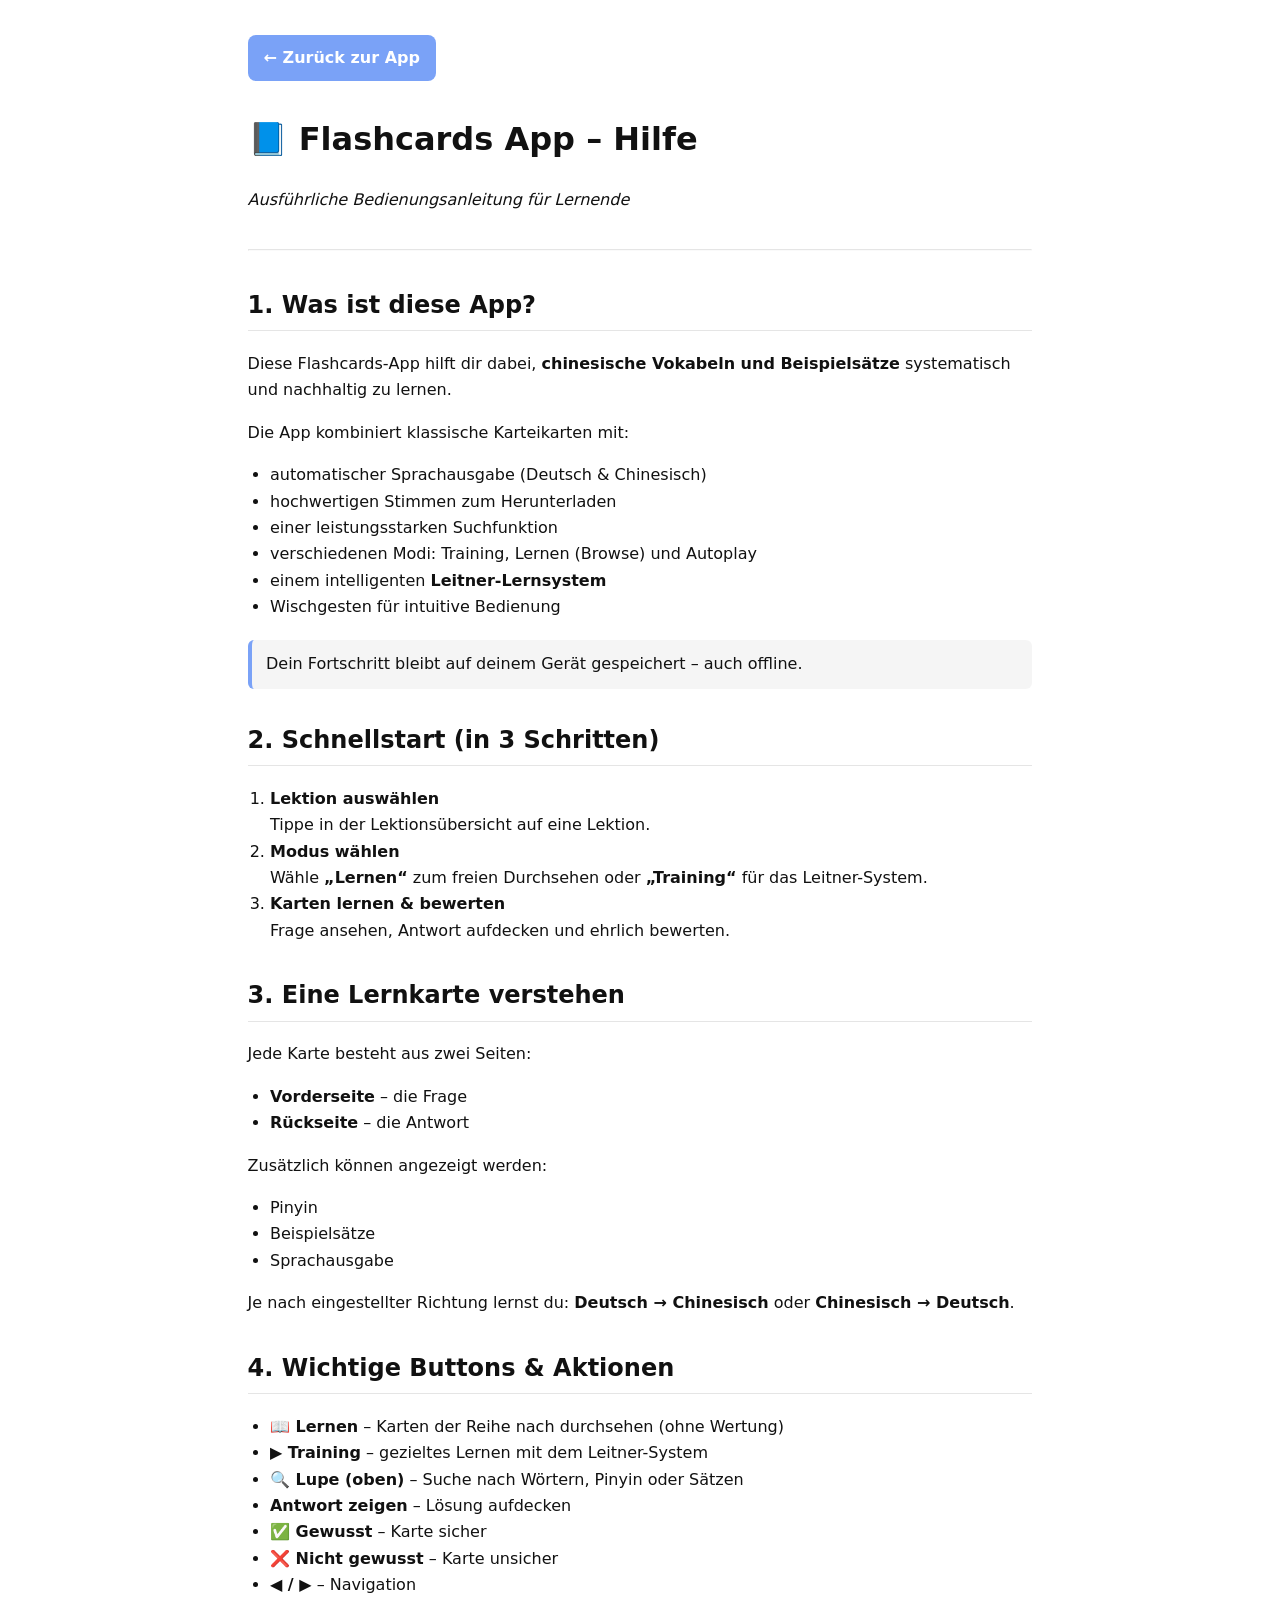
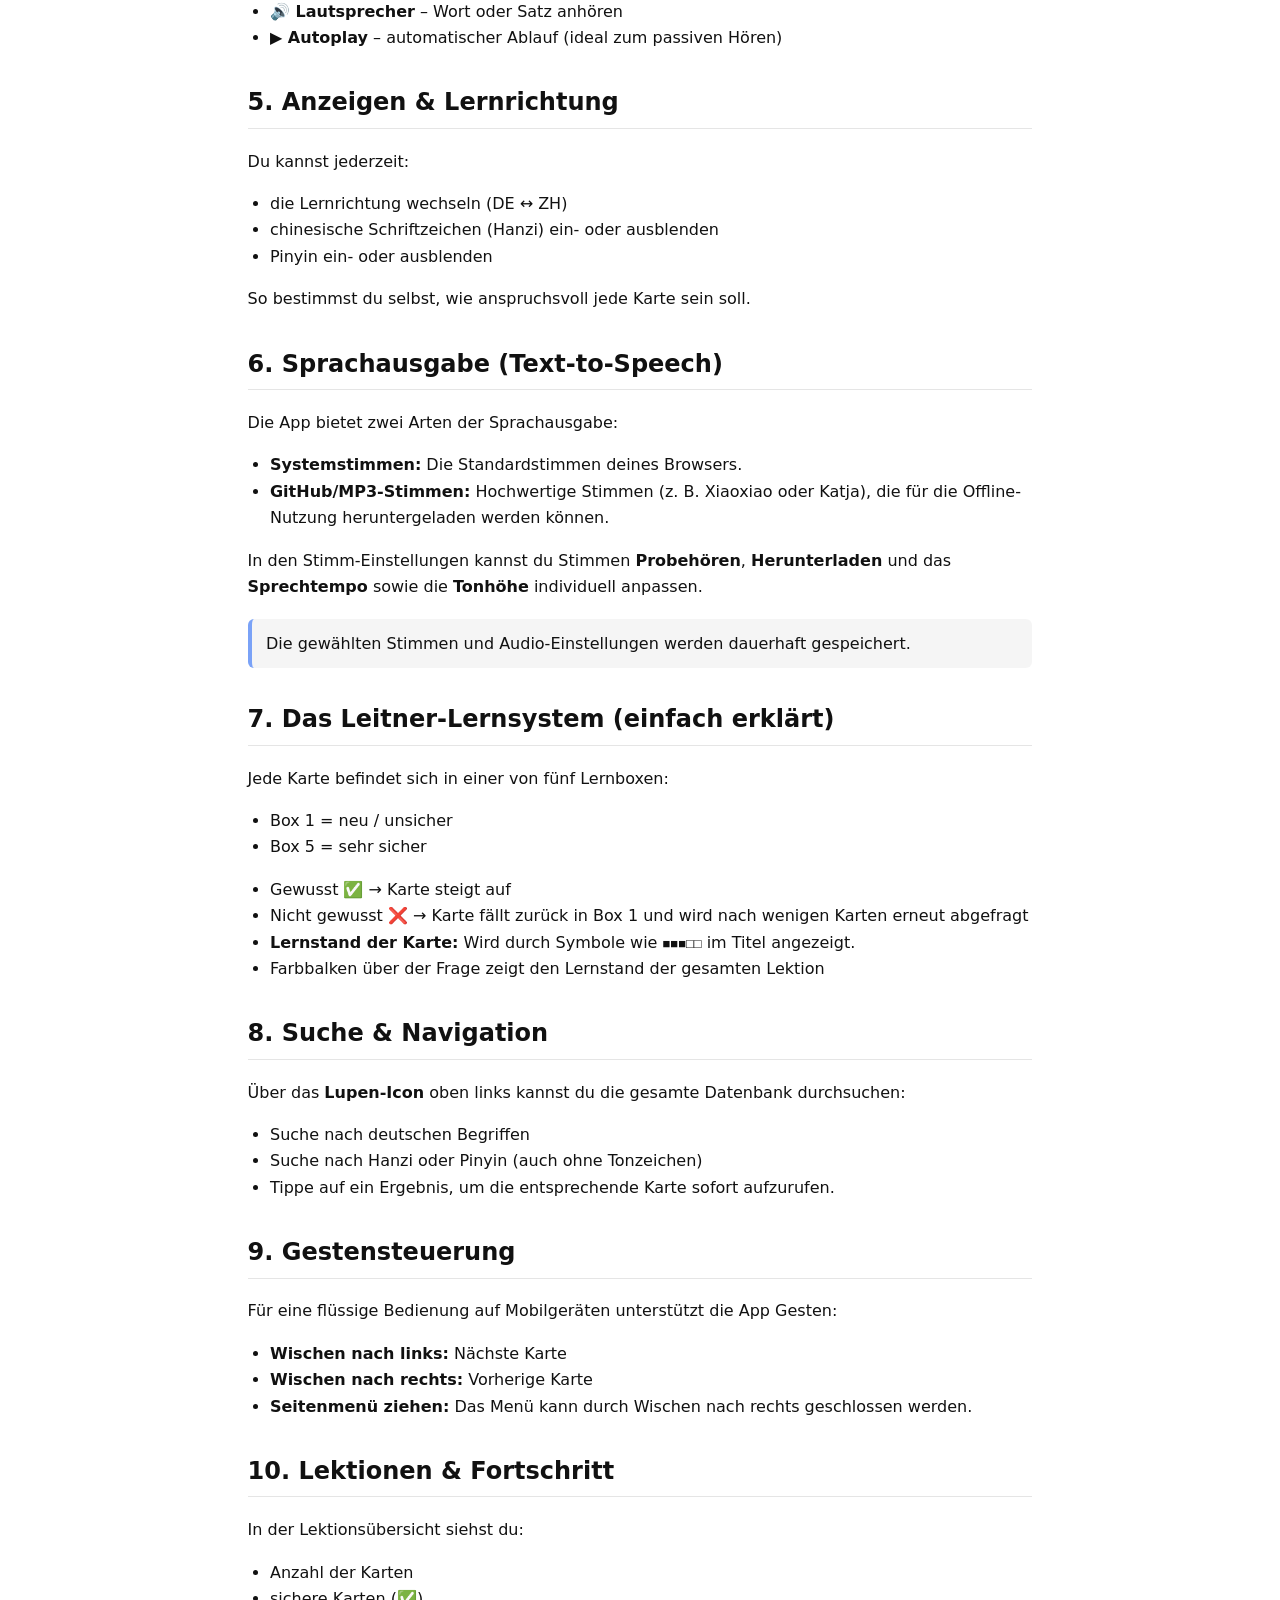
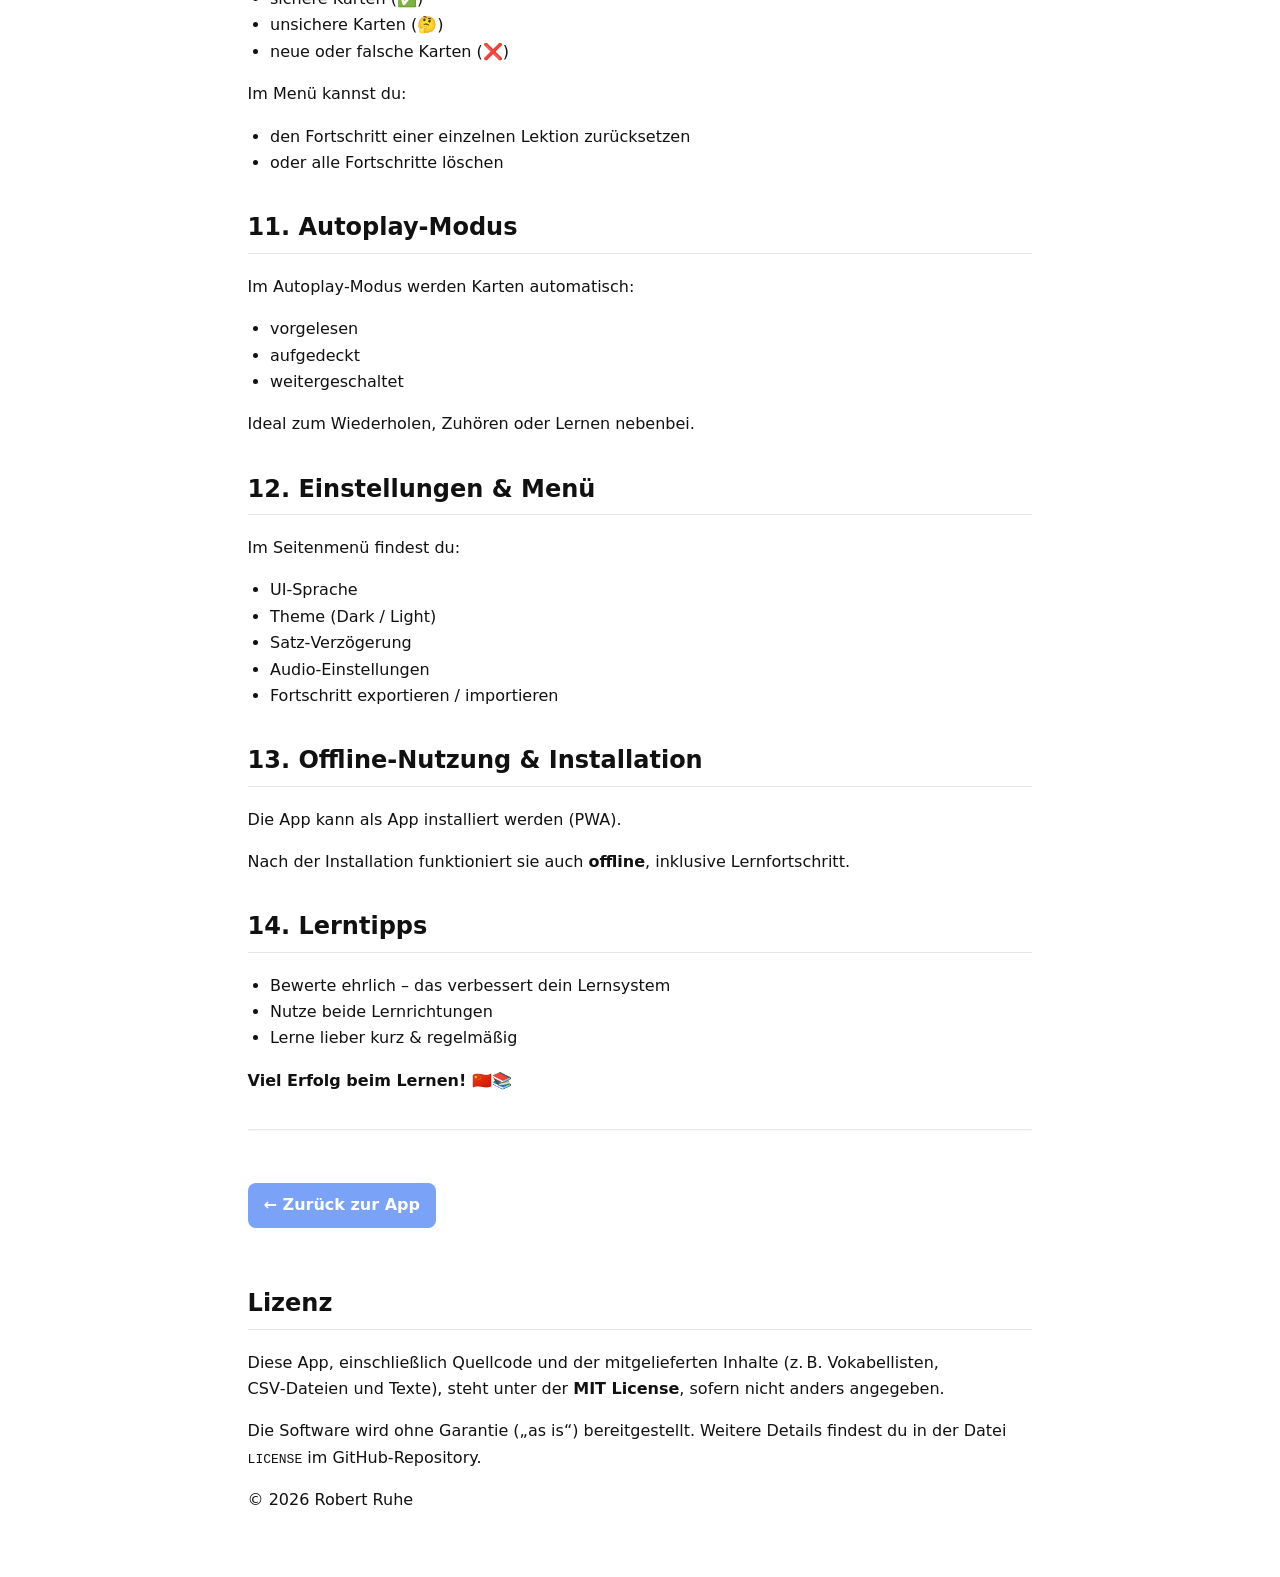
<file: help.html>
<!DOCTYPE html>
<html lang="de">
<head>
  <meta charset="utf-8">
  <meta name="viewport" content="width=device-width, initial-scale=1">
  <title>Hilfe – Flashcards App</title>

  <!-- Bestehendes App-CSS wiederverwenden -->
  <link rel="stylesheet" href="assets/css/style.css">

  <style>
    /* Zusatzstyles nur für die Hilfe */
    body {
      background: var(--bg-main, #fff);
      color: var(--text-main, #111);
    }

    .help {
      max-width: 820px;
      margin: 0 auto;
      padding: 1.2rem 1.1rem 3rem;
      line-height: 1.65;
    }

    .help h1 {
      margin-top: 0.5rem;
    }

    .help h2 {
      margin-top: 2rem;
      border-bottom: 1px solid rgba(0,0,0,0.1);
      padding-bottom: 0.3rem;
    }

    .help ul,
    .help ol {
      padding-left: 1.4rem;
    }

    .help hr {
      margin: 2.2rem 0;
      opacity: 0.25;
    }

    .back-btn {
      display: inline-block;
      margin: 1rem 0 1.5rem;
      padding: 0.6rem 1rem;
      border-radius: 8px;
      text-decoration: none;
      font-weight: 600;
      background: var(--accent, #3b82f6);
      color: #fff;
    }

    .back-btn:active {
      transform: scale(0.98);
    }

    .note {
      background: rgba(0,0,0,0.04);
      border-left: 4px solid var(--accent, #3b82f6);
      padding: 0.7rem 0.9rem;
      margin: 1.2rem 0;
      border-radius: 6px;
    }
  </style>
</head>

<body>
  <main class="help">

    <a href="index.html" class="back-btn">← Zurück zur App</a>

    <h1>📘 Flashcards App – Hilfe</h1>
    <p><em>Ausführliche Bedienungsanleitung für Lernende</em></p>

    <hr>

    <h2>1. Was ist diese App?</h2>
    <p>
      Diese Flashcards‑App hilft dir dabei,
      <strong>chinesische Vokabeln und Beispielsätze</strong>
      systematisch und nachhaltig zu lernen.
    </p>
    <p>
      Die App kombiniert klassische Karteikarten mit:
    </p>
    <ul>
      <li>automatischer Sprachausgabe (Deutsch & Chinesisch)</li>
      <li>hochwertigen Stimmen zum Herunterladen</li>
      <li>einer leistungsstarken Suchfunktion</li>
      <li>verschiedenen Modi: Training, Lernen (Browse) und Autoplay</li>
      <li>einem intelligenten <strong>Leitner‑Lernsystem</strong></li>
      <li>Wischgesten für intuitive Bedienung</li>
    </ul>

    <div class="note">
      Dein Fortschritt bleibt auf deinem Gerät gespeichert – auch offline.
    </div>

    <h2>2. Schnellstart (in 3 Schritten)</h2>
    <ol>
      <li>
        <strong>Lektion auswählen</strong><br>
        Tippe in der Lektionsübersicht auf eine Lektion.
      </li>
      <li>
        <strong>Modus wählen</strong><br>
        Wähle <b>„Lernen“</b> zum freien Durchsehen oder <b>„Training“</b> für das Leitner-System.
      </li>
      <li>
        <strong>Karten lernen & bewerten</strong><br>
        Frage ansehen, Antwort aufdecken und ehrlich bewerten.
      </li>
    </ol>

    <h2>3. Eine Lernkarte verstehen</h2>
    <p>Jede Karte besteht aus zwei Seiten:</p>
    <ul>
      <li><strong>Vorderseite</strong> – die Frage</li>
      <li><strong>Rückseite</strong> – die Antwort</li>
    </ul>

    <p>Zusätzlich können angezeigt werden:</p>
    <ul>
      <li>Pinyin</li>
      <li>Beispielsätze</li>
      <li>Sprachausgabe</li>
    </ul>

    <p>
      Je nach eingestellter Richtung lernst du:
      <strong>Deutsch → Chinesisch</strong> oder
      <strong>Chinesisch → Deutsch</strong>.
    </p>

    <h2>4. Wichtige Buttons & Aktionen</h2>
    <ul>
      <li><strong>📖 Lernen</strong> – Karten der Reihe nach durchsehen (ohne Wertung)</li>
      <li><strong>▶ Training</strong> – gezieltes Lernen mit dem Leitner-System</li>
      <li><strong>🔍 Lupe (oben)</strong> – Suche nach Wörtern, Pinyin oder Sätzen</li>
      <li><strong>Antwort zeigen</strong> – Lösung aufdecken</li>
      <li><strong>✅ Gewusst</strong> – Karte sicher</li>
      <li><strong>❌ Nicht gewusst</strong> – Karte unsicher</li>
      <li><strong>◀ / ▶</strong> – Navigation</li>
      <li><strong>🔊 Lautsprecher</strong> – Wort oder Satz anhören</li>
      <li><strong>▶︎ Autoplay</strong> – automatischer Ablauf (ideal zum passiven Hören)</li>
    </ul>

    <h2>5. Anzeigen & Lernrichtung</h2>
    <p>
      Du kannst jederzeit:
    </p>
    <ul>
      <li>die Lernrichtung wechseln (DE ↔ ZH)</li>
      <li>chinesische Schriftzeichen (Hanzi) ein‑ oder ausblenden</li>
      <li>Pinyin ein‑ oder ausblenden</li>
    </ul>

    <p>
      So bestimmst du selbst, wie anspruchsvoll jede Karte sein soll.
    </p>

    <h2>6. Sprachausgabe (Text‑to‑Speech)</h2>
    <p>
      Die App bietet zwei Arten der Sprachausgabe:
    </p>
    <ul>
      <li><strong>Systemstimmen:</strong> Die Standardstimmen deines Browsers.</li>
      <li><strong>GitHub/MP3-Stimmen:</strong> Hochwertige Stimmen (z. B. Xiaoxiao oder Katja), die für die Offline-Nutzung heruntergeladen werden können.</li>
    </ul>
    <p>
      In den Stimm-Einstellungen kannst du Stimmen <b>Probehören</b>, <b>Herunterladen</b> und das <b>Sprechtempo</b> sowie die <b>Tonhöhe</b> individuell anpassen.
    </p>

    <div class="note">
      Die gewählten Stimmen und Audio‑Einstellungen werden dauerhaft gespeichert.
    </div>

    <h2>7. Das Leitner‑Lernsystem (einfach erklärt)</h2>
    <p>
      Jede Karte befindet sich in einer von fünf Lernboxen:
    </p>
    <ul>
      <li>Box 1 = neu / unsicher</li>
      <li>Box 5 = sehr sicher</li>
    </ul>

    <p>
      <ul>
	  <li>Gewusst ✅ → Karte steigt auf</li>
      <li>Nicht gewusst ❌ → Karte fällt zurück in Box 1 und wird nach wenigen Karten erneut abgefragt</li>
	  <li><strong>Lernstand der Karte:</strong> Wird durch Symbole wie <code>■■■□□</code> im Titel angezeigt.</li>
	  <li>Farbbalken über der Frage zeigt den Lernstand der gesamten Lektion</li>
	  </ul>
    </p>

    <h2>8. Suche & Navigation</h2>
    <p>
      Über das <strong>Lupen-Icon</strong> oben links kannst du die gesamte Datenbank durchsuchen:
    </p>
    <ul>
      <li>Suche nach deutschen Begriffen</li>
      <li>Suche nach Hanzi oder Pinyin (auch ohne Tonzeichen)</li>
      <li>Tippe auf ein Ergebnis, um die entsprechende Karte sofort aufzurufen.</li>
    </ul>

    <h2>9. Gestensteuerung</h2>
    <p>
      Für eine flüssige Bedienung auf Mobilgeräten unterstützt die App Gesten:
    </p>
    <ul>
      <li><strong>Wischen nach links:</strong> Nächste Karte</li>
      <li><strong>Wischen nach rechts:</strong> Vorherige Karte</li>
      <li><strong>Seitenmenü ziehen:</strong> Das Menü kann durch Wischen nach rechts geschlossen werden.</li>
    </ul>

    <h2>10. Lektionen & Fortschritt</h2>
    <p>
      In der Lektionsübersicht siehst du:
    </p>
    <ul>
      <li>Anzahl der Karten</li>
      <li>sichere Karten (✅)</li>
      <li>unsichere Karten (🤔)</li>
      <li>neue oder falsche Karten (❌)</li>
    </ul>

    <p>
      Im Menü kannst du:
    </p>
    <ul>
      <li>den Fortschritt einer einzelnen Lektion zurücksetzen</li>
      <li>oder alle Fortschritte löschen</li>
    </ul>

    <h2>11. Autoplay‑Modus</h2>
    <p>
      Im Autoplay‑Modus werden Karten automatisch:
    </p>
    <ul>
      <li>vorgelesen</li>
      <li>aufgedeckt</li>
      <li>weitergeschaltet</li>
    </ul>

    <p>
      Ideal zum Wiederholen, Zuhören oder Lernen nebenbei.
    </p>

    <h2>12. Einstellungen & Menü</h2>
    <p>
      Im Seitenmenü findest du:
    </p>
    <ul>
      <li>UI‑Sprache</li>
      <li>Theme (Dark / Light)</li>
      <li>Satz‑Verzögerung</li>
      <li>Audio‑Einstellungen</li>
      <li>Fortschritt exportieren / importieren</li>
    </ul>

    <h2>13. Offline‑Nutzung & Installation</h2>
    <p>
      Die App kann als App installiert werden (PWA).
    </p>
    <p>
      Nach der Installation funktioniert sie auch <strong>offline</strong>,
      inklusive Lernfortschritt.
    </p>

    <h2>14. Lerntipps</h2>
    <ul>
      <li>Bewerte ehrlich – das verbessert dein Lernsystem</li>
      <li>Nutze beide Lernrichtungen</li>
      <li>Lerne lieber kurz & regelmäßig</li>
    </ul>
    <p><strong>Viel Erfolg beim Lernen! 🇨🇳📚</strong></p>

    <hr>

    <a href="index.html" class="back-btn">← Zurück zur App</a>
	<h2>Lizenz</h2>

	<p>
	Diese App, einschließlich Quellcode und der mitgelieferten Inhalte
	(z. B. Vokabellisten, CSV‑Dateien und Texte), steht unter der
	<strong>MIT License</strong>, sofern nicht anders angegeben.
	</p>

	<p>
	Die Software wird ohne Garantie („as is“) bereitgestellt.
	Weitere Details findest du in der Datei <code>LICENSE</code>
	im GitHub‑Repository.
	</p>

	<p>
	© 2026 Robert Ruhe
	</p>
  
  </main>
</body>
</html>
</file>
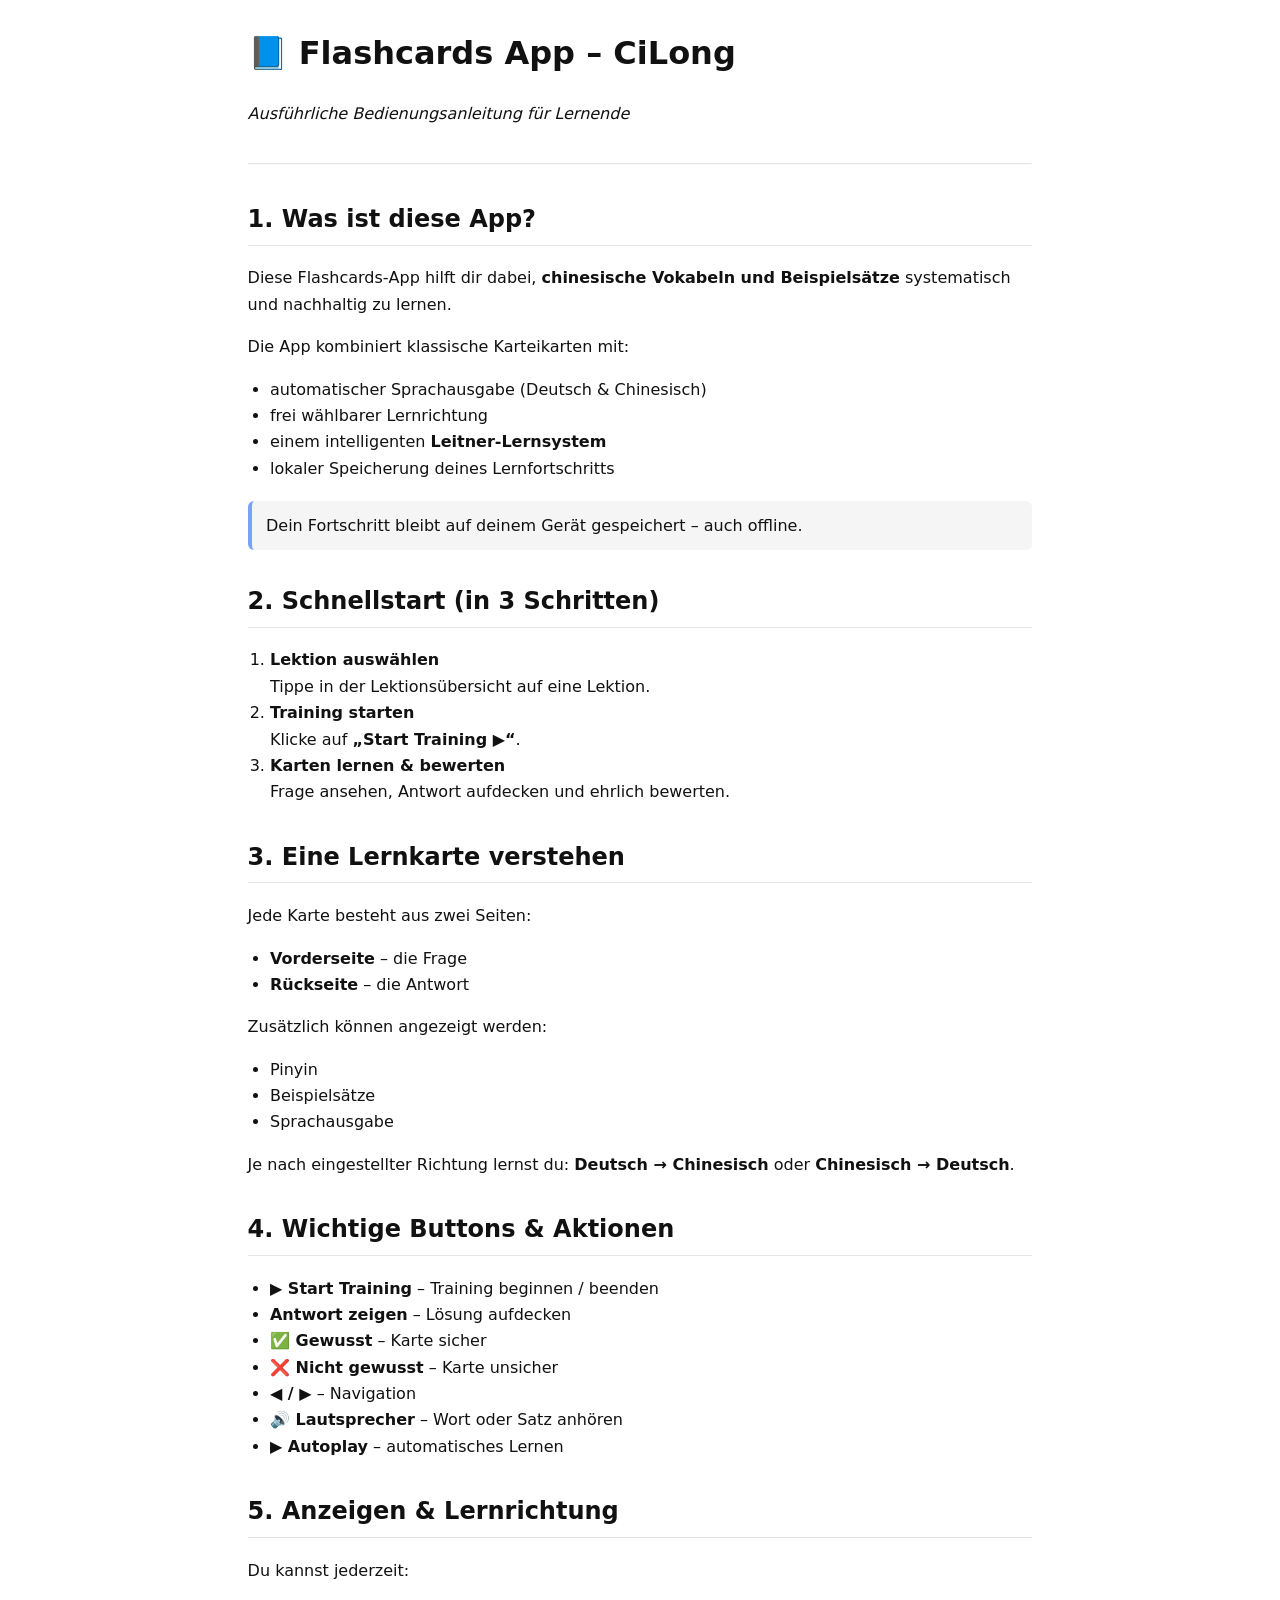
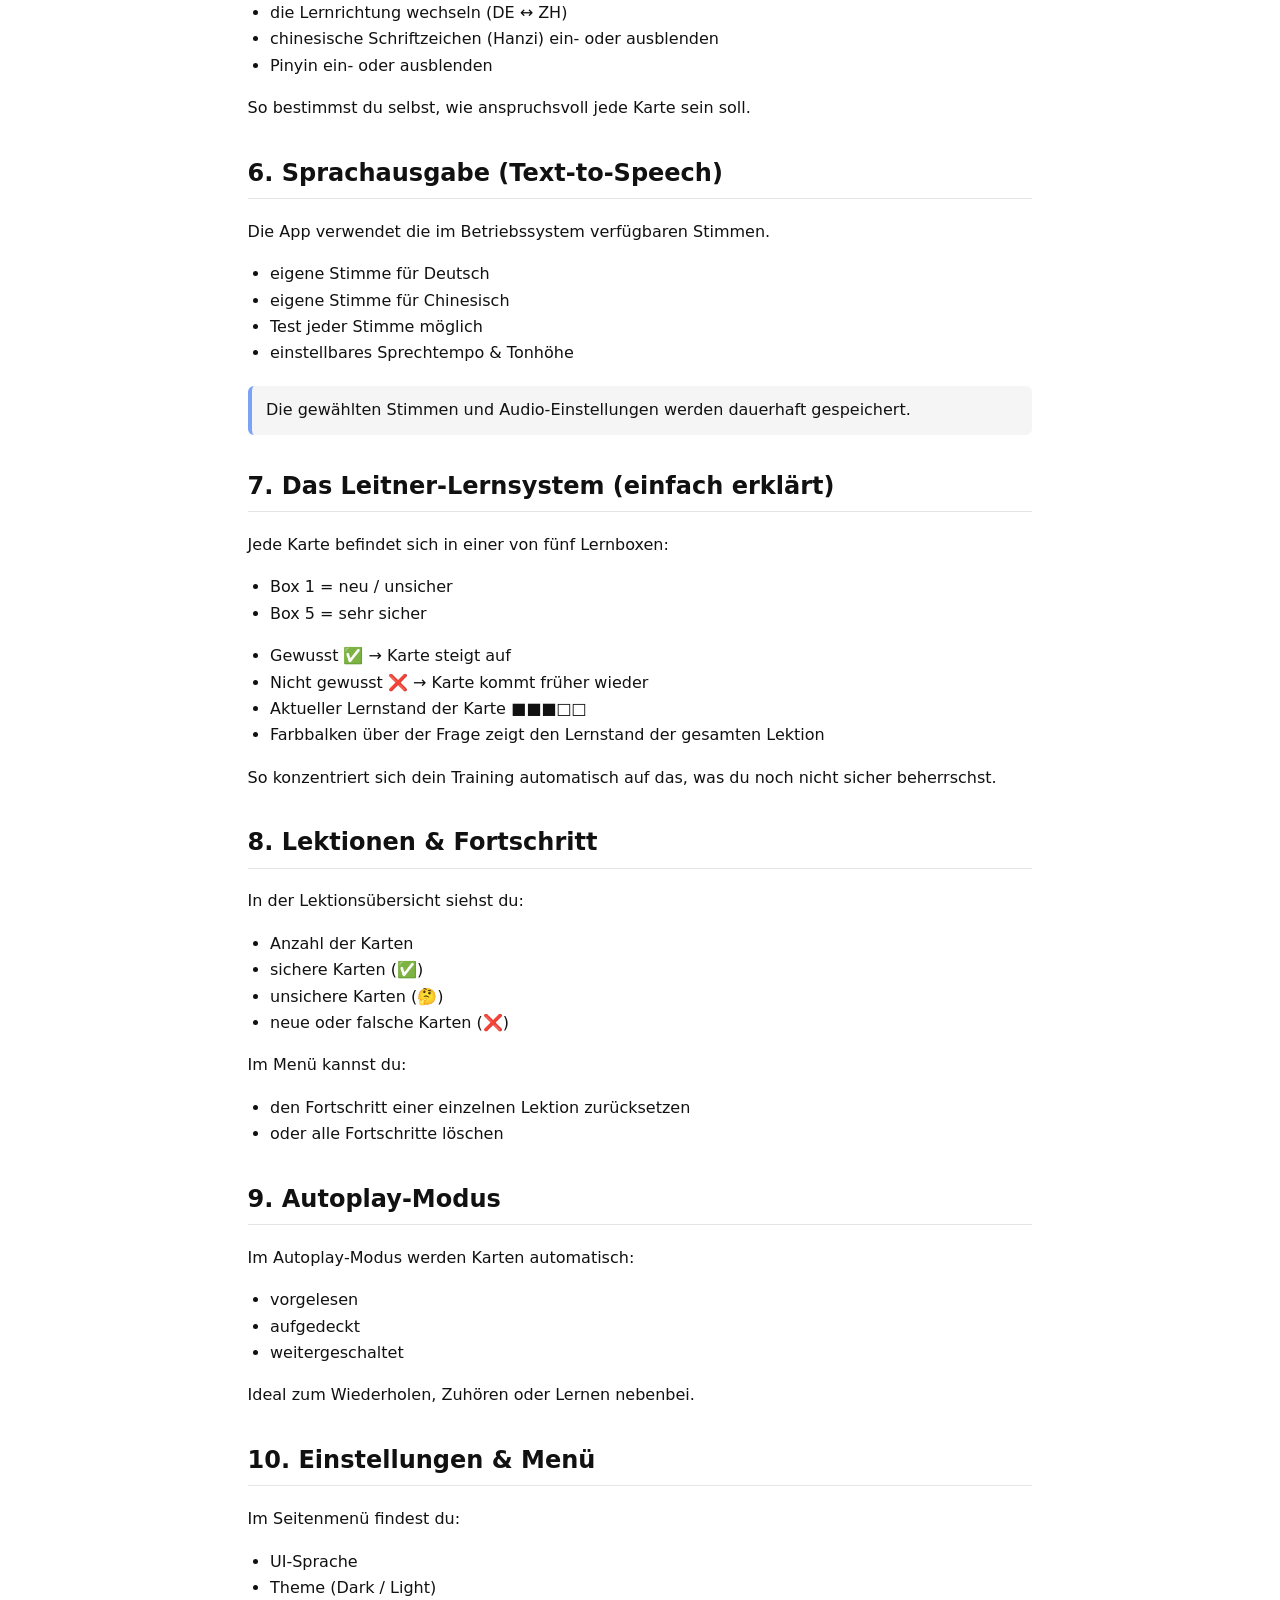
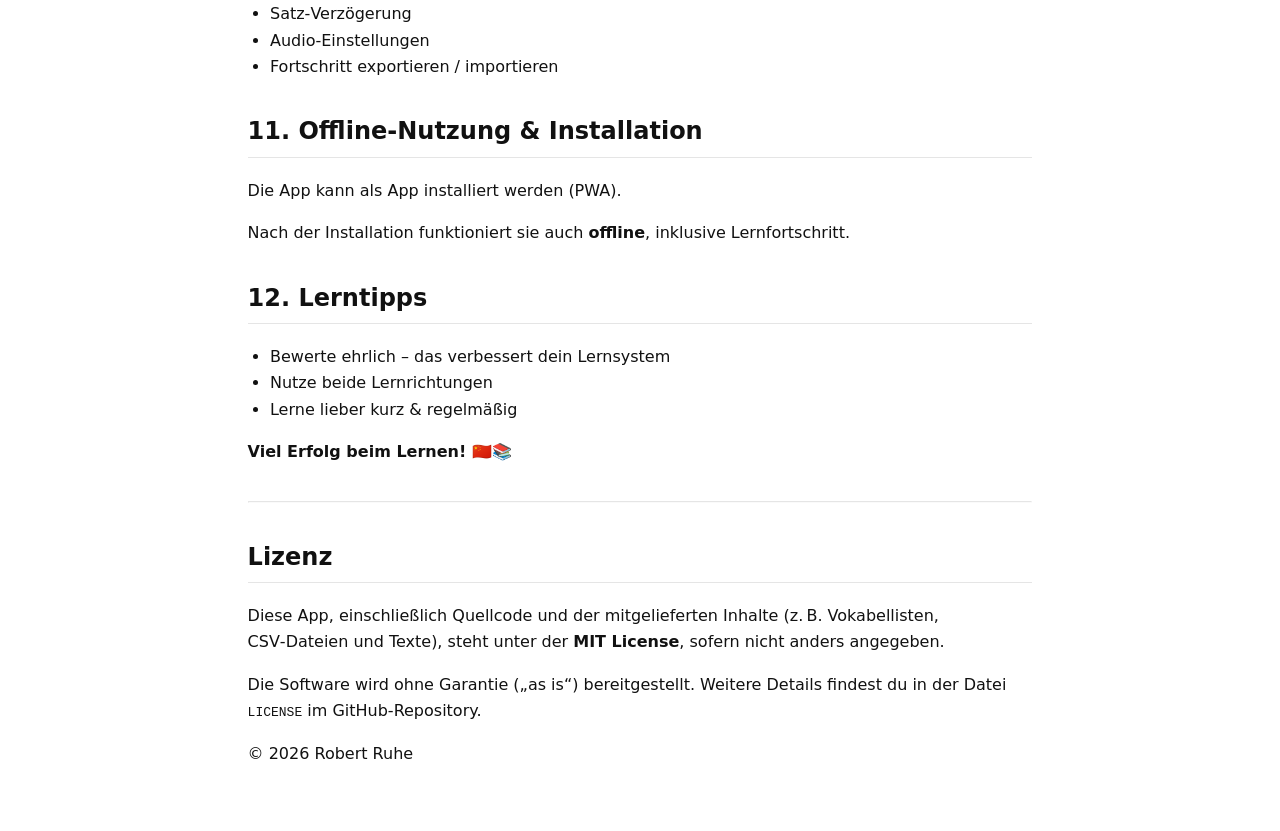
<file: info.html>
<!DOCTYPE html>
<html lang="de">
<head>
  <meta charset="utf-8">
  <meta name="viewport" content="width=device-width, initial-scale=1">
  <title>Info – Flashcards App CiLong</title>

  <!-- Bestehendes App-CSS wiederverwenden -->
  <link rel="stylesheet" href="assets/css/style.css">

  <style>
    /* Zusatzstyles nur für die Hilfe */
    body {
      background: var(--bg-main, #fff);
      color: var(--text-main, #111);
    }

    .help {
      max-width: 820px;
      margin: 0 auto;
      padding: 1.2rem 1.1rem 3rem;
      line-height: 1.65;
    }

    .help h1 {
      margin-top: 0.5rem;
    }

    .help h2 {
      margin-top: 2rem;
      border-bottom: 1px solid rgba(0,0,0,0.1);
      padding-bottom: 0.3rem;
    }

    .help ul,
    .help ol {
      padding-left: 1.4rem;
    }

    .help hr {
      margin: 2.2rem 0;
      opacity: 0.25;
    }

 
    .note {
      background: rgba(0,0,0,0.04);
      border-left: 4px solid var(--accent, #3b82f6);
      padding: 0.7rem 0.9rem;
      margin: 1.2rem 0;
      border-radius: 6px;
    }
  </style>
</head>

<body>
  <main class="help">

    <h1>📘 Flashcards App – CiLong</h1>
    <p><em>Ausführliche Bedienungsanleitung für Lernende</em></p>

    <hr>

    <h2>1. Was ist diese App?</h2>
    <p>
      Diese Flashcards‑App hilft dir dabei,
      <strong>chinesische Vokabeln und Beispielsätze</strong>
      systematisch und nachhaltig zu lernen.
    </p>
    <p>
      Die App kombiniert klassische Karteikarten mit:
    </p>
    <ul>
      <li>automatischer Sprachausgabe (Deutsch & Chinesisch)</li>
      <li>frei wählbarer Lernrichtung</li>
      <li>einem intelligenten <strong>Leitner‑Lernsystem</strong></li>
      <li>lokaler Speicherung deines Lernfortschritts</li>
    </ul>

    <div class="note">
      Dein Fortschritt bleibt auf deinem Gerät gespeichert – auch offline.
    </div>

    <h2>2. Schnellstart (in 3 Schritten)</h2>
    <ol>
      <li>
        <strong>Lektion auswählen</strong><br>
        Tippe in der Lektionsübersicht auf eine Lektion.
      </li>
      <li>
        <strong>Training starten</strong><br>
        Klicke auf <b>„Start Training ▶“</b>.
      </li>
      <li>
        <strong>Karten lernen & bewerten</strong><br>
        Frage ansehen, Antwort aufdecken und ehrlich bewerten.
      </li>
    </ol>

    <h2>3. Eine Lernkarte verstehen</h2>
    <p>Jede Karte besteht aus zwei Seiten:</p>
    <ul>
      <li><strong>Vorderseite</strong> – die Frage</li>
      <li><strong>Rückseite</strong> – die Antwort</li>
    </ul>

    <p>Zusätzlich können angezeigt werden:</p>
    <ul>
      <li>Pinyin</li>
      <li>Beispielsätze</li>
      <li>Sprachausgabe</li>
    </ul>

    <p>
      Je nach eingestellter Richtung lernst du:
      <strong>Deutsch → Chinesisch</strong> oder
      <strong>Chinesisch → Deutsch</strong>.
    </p>

    <h2>4. Wichtige Buttons & Aktionen</h2>
    <ul>
      <li><strong>▶ Start Training</strong> – Training beginnen / beenden</li>
      <li><strong>Antwort zeigen</strong> – Lösung aufdecken</li>
      <li><strong>✅ Gewusst</strong> – Karte sicher</li>
      <li><strong>❌ Nicht gewusst</strong> – Karte unsicher</li>
      <li><strong>◀ / ▶</strong> – Navigation</li>
      <li><strong>🔊 Lautsprecher</strong> – Wort oder Satz anhören</li>
      <li><strong>▶︎ Autoplay</strong> – automatisches Lernen</li>
    </ul>

    <h2>5. Anzeigen & Lernrichtung</h2>
    <p>
      Du kannst jederzeit:
    </p>
    <ul>
      <li>die Lernrichtung wechseln (DE ↔ ZH)</li>
      <li>chinesische Schriftzeichen (Hanzi) ein‑ oder ausblenden</li>
      <li>Pinyin ein‑ oder ausblenden</li>
    </ul>

    <p>
      So bestimmst du selbst, wie anspruchsvoll jede Karte sein soll.
    </p>

    <h2>6. Sprachausgabe (Text‑to‑Speech)</h2>
    <p>
      Die App verwendet die im Betriebssystem verfügbaren Stimmen.
    </p>
    <ul>
      <li>eigene Stimme für Deutsch</li>
      <li>eigene Stimme für Chinesisch</li>
      <li>Test jeder Stimme möglich</li>
      <li>einstellbares Sprechtempo & Tonhöhe</li>
    </ul>

    <div class="note">
      Die gewählten Stimmen und Audio‑Einstellungen werden dauerhaft gespeichert.
    </div>

    <h2>7. Das Leitner‑Lernsystem (einfach erklärt)</h2>
    <p>
      Jede Karte befindet sich in einer von fünf Lernboxen:
    </p>
    <ul>
      <li>Box 1 = neu / unsicher</li>
      <li>Box 5 = sehr sicher</li>
    </ul>

    <p>
      <ul>
	  <li>Gewusst ✅ → Karte steigt auf</li>
      <li>Nicht gewusst ❌ → Karte kommt früher wieder</li>
	  <li>Aktueller Lernstand der Karte ■■■□□</li>
	  <li>Farbbalken über der Frage zeigt den Lernstand der gesamten Lektion</li>
	  </ul>
    </p>

    <p>
      So konzentriert sich dein Training automatisch auf das,
      was du noch nicht sicher beherrschst.
    </p>

    <h2>8. Lektionen & Fortschritt</h2>
    <p>
      In der Lektionsübersicht siehst du:
    </p>
    <ul>
      <li>Anzahl der Karten</li>
      <li>sichere Karten (✅)</li>
      <li>unsichere Karten (🤔)</li>
      <li>neue oder falsche Karten (❌)</li>
    </ul>

    <p>
      Im Menü kannst du:
    </p>
    <ul>
      <li>den Fortschritt einer einzelnen Lektion zurücksetzen</li>
      <li>oder alle Fortschritte löschen</li>
    </ul>

    <h2>9. Autoplay‑Modus</h2>
    <p>
      Im Autoplay‑Modus werden Karten automatisch:
    </p>
    <ul>
      <li>vorgelesen</li>
      <li>aufgedeckt</li>
      <li>weitergeschaltet</li>
    </ul>

    <p>
      Ideal zum Wiederholen, Zuhören oder Lernen nebenbei.
    </p>

    <h2>10. Einstellungen & Menü</h2>
    <p>
      Im Seitenmenü findest du:
    </p>
    <ul>
      <li>UI‑Sprache</li>
      <li>Theme (Dark / Light)</li>
      <li>Satz‑Verzögerung</li>
      <li>Audio‑Einstellungen</li>
      <li>Fortschritt exportieren / importieren</li>
    </ul>

    <h2>11. Offline‑Nutzung & Installation</h2>
    <p>
      Die App kann als App installiert werden (PWA).
    </p>
    <p>
      Nach der Installation funktioniert sie auch <strong>offline</strong>,
      inklusive Lernfortschritt.
    </p>

    <h2>12. Lerntipps</h2>
    <ul>
      <li>Bewerte ehrlich – das verbessert dein Lernsystem</li>
      <li>Nutze beide Lernrichtungen</li>
      <li>Lerne lieber kurz & regelmäßig</li>
    </ul>
    <p><strong>Viel Erfolg beim Lernen! 🇨🇳📚</strong></p>

    <hr>

	<h2>Lizenz</h2>

	<p>
	Diese App, einschließlich Quellcode und der mitgelieferten Inhalte
	(z. B. Vokabellisten, CSV‑Dateien und Texte), steht unter der
	<strong>MIT License</strong>, sofern nicht anders angegeben.
	</p>

	<p>
	Die Software wird ohne Garantie („as is“) bereitgestellt.
	Weitere Details findest du in der Datei <code>LICENSE</code>
	im GitHub‑Repository.
	</p>

	<p>
	© 2026 Robert Ruhe
	</p>
  
  </main>
</body>
</html>
</file>
<file: assets/css/style.css>
/* Version 6.6 */
:root{  
	--bg: #01193C;
	--card: #12161b;
	--text: #e6edf3;
	--muted: #8fa1b3;
	--accent-text: #081018;
	--border: #283344;
	--accent: #7aa2f7;
	--good:#2e8b57; 
	--bad:#cc3333; 
	--unsure:#ffbd6b; 
    --primary-bg: var(--accent);
    --primary-border: var(--accent);
}

:root.light-orange {
    --bg: #ffbb55;
    --card: #ffffff;
    --text: #222;
    --muted: #555;
	--accent-text: #222;   /* dunkles Textgrau für bessere Lesbarkeit */
    --border: #bbbbbb;
	--accent: #ffbb55;    /* z.B. warmes Orange statt blau */
    --good:   #2e8b57;
    --bad:    #cc3333;
    --unsure: #cc9900;
    --primary-bg: var(--accent);
    --primary-border: var(--accent);
}		

/* Light-Warm (Abend, augenschonend) */
:root.light-warm {
    --bg: #c97c5d;
    --card: #F2E9DE;
    --text: #3a2f25;
    --muted: #6f5c4b;
    --accent-text: #3a2f25;
    --border: #e0d6c9;
    --accent: #c97c5d;
    --good:   #5a8f6a;
    --bad:    #b05a5a;
    --unsure: #b79a55;
    --primary-bg: var(--accent);
    --primary-border: var(--accent);
}

/* Light-Blue (modern, kühl) */
:root.light-blue {
    --bg: #3b82f6;
    --card: #ffffff;
    --text: #1f2a37;
    --muted: #4b5d73;
    --accent-text: #1f2a37;
    --border: #c9d7e5;
    --accent: #3b82f6;
    --good:   #2e8b57;
    --bad:    #c24141;
    --unsure: #d1a22f;
    --primary-bg: var(--accent);
    --primary-border: var(--accent);
}

/* ============================================================
   Header-Banner – Default (Dark Mode)
   ============================================================ */
.header-banner {
    content: url("../img/header.webp");
    width: 100%;
    max-width: 1100px;
    height: auto;
    display: block;
    margin: 0 auto;
}
   
   /* ============================================================
   Header-Banner je nach Light/Dark Mode
   ============================================================ */
   
html.light-orange .header-banner {
    content: url("../img/header-light.webp");
}
html.light-warm .header-banner {
    content: url("../img/header-warm.webp");
}

html.light-blue .header-banner {
    content: url("../img/header-blue.webp");
}

main.container {
    margin-top: 0px;
}


/* ============================================================
   SEMANTISCHE FARBROLLEN (Bedeutung, nicht Darstellung)
   UI benutzt NUR diese Variablen
   ============================================================ */

:root {
    /* Basisflächen */
    --color-bg:        var(--bg);
    --color-card:      var(--card);
    --color-border:    var(--border);

    /* Text */
    --color-text:      var(--text);
    --color-muted:     var(--muted);
    --color-accent-text: var(--accent-text);

    /* Aktionen / Status */
    --color-primary:   var(--accent);
    --color-positive:  var(--good);
    --color-negative:  var(--bad);
    --color-warning:   var(--unsure);

    /* Buttons */
    --color-primary-bg:     var(--primary-bg);
    --color-primary-border: var(--primary-border);
	
	--color-progress-strong:  var(--good);
	--color-progress-weak:    var(--unsure);
	--color-progress-bad:     var(--bad);
	--color-progress-neutral: var(--color-border);
	
	--color-table-known:   var(--color-positive);
	--color-table-unknown: var(--color-negative);
	--color-table-weak:    var(--color-warning);
	
	--color-selected-bg:    color-mix(in srgb, var(--color-primary) 15%, var(--color-card));
	--color-selected-border: var(--color-primary);
	--color-overlay: rgba(0,0,0,0.35);
}
		
*{box-sizing:border-box}

html,body{
    margin:0;
    padding:0;
    background: var(--color-bg);
    color: var(--color-text);

font-family:Inter,system-ui,-apple-system,Segoe UI,Roboto,"Helvetica Neue",Arial,sans-serif
}

.container{max-width:1100px;margin:24px auto;padding:0 12px}
header h1{margin:0 0 2px 0;font-size:26px;line-height:1.1}
.subtitle{margin:0 0 8px 0;color:var(--muted);font-size:14px}
.top-actions{display:flex;gap:10px;flex-wrap:wrap;align-items:center;margin-bottom:6px; margin-top:10px;} /* Etwas mehr Gap (10px) für bessere Gruppierung (Training + Autoplay) */
/* NEU: Kinder der Row flexibel machen, um Wrap zu vermeiden (schrumpfen proportional) */
.top-actions > * {
 flex-shrink: 1; /* Ermöglicht Schrumpfen bei Text-Änderungen, statt Wrap */
}
.small-label{font-size:12px;margin-right:2px}
.btn {
    background: var(--color-card);
    border: 1px solid var(--color-border);
    color: var(--color-text);

	padding:8px 12px;
	border-radius:8px;
	cursor:pointer; 
	flex-shrink: 1;
	}	/* Global: Buttons schrumpfen leicht bei Bedarf */
.btn.small{padding:6px 10px;font-size:12px}
.btn.large{padding:10px 16px;font-size:14px;font-weight:600}
.btn.primary{
	background: var(--primary-bg, var(--accent));
    border-color: var(--primary-border, var(--accent));
    color: var(--accent-text);
	font-weight:600; margin-top:12px; 
	flex: 0 1 auto; 
	white-space: nowrap; 
	transition: all 0.2s ease; 
	max-width: none;
}
.btn.ghost{background:transparent}
.btn.toggle {
    min-width: 84px;
    padding: 7px 10px;
}
.btn.toggle.active {
    background: var(--color-primary) !important;
    border-color: var(--color-primary) !important;
    color: var(--color-accent-text) !important;
}

.actions-inline {
    display: flex;
    gap: 10px;                    /* etwas mehr Gap für bessere Optik */
    flex-wrap: nowrap;
    justify-content: center;      /* zentriert die ganze Gruppe */
    width: 100%;    /* volle Breite des Containers nutzen */
    padding: 0 0px;	
    margin-bottom: 12px;
}

/* Alle Buttons in dieser Reihe gleichmäßig wachsen */
.actions-inline .btn {
    flex: 1 1 0;                  /* wichtig: gleichmäßig wachsen + schrumpfen */
    min-width: 0;                 /* erlaubt Schrumpfen unter Inhaltsbreite */
    background: color-mix(in srgb, var(--color-text) 10%, var(--color-card));
    padding: 8px 8px;            /* etwas mehr vertikales Padding für bessere Höhe */
    font-weight: 600;
    font-size: 14px;
    text-align: center;
    white-space: nowrap;
    border-radius: 8px;
    min-height: 28px;             /* einheitliche Höhe mit den anderen Buttons */
}

.training-group .btn {
 flex: 1 1 0;
 min-width: 110px;
 white-space: normal;
 background: color-mix(in srgb, var(--color-text) 10%, var(--color-card));
 line-height: 1.2;
 padding: 10px;
 text-align: center;
 font-weight: 600;
}

.training-group .btn:active {
 padding: 8px 12px;
 border: 1px solid var(--color-border);
 outline: none;
}

.training-group .btn.primary:active {
 border-color: var(--primary-border, var(--accent));
}

/* NEU: Gruppe für Training + Autoplay (unter Sliders) – Flex-Row für nebeneinander */
.training-group {
    display: grid;
    grid-template-columns: repeat(2, 1fr);
    gap: 12px;
    width: 100%;
    margin-top: 14px;
    align-items: stretch;
}
/* NEU: Autoplay als Primary (wenn Klasse hinzugefügt): Farblich identisch zum Training-Button */

/* Breitere und höhere Swap/Direction-Button */
.btn.swap {
 background: color-mix(in srgb, var(--color-text) 10%, var(--color-card));
 border: 1px solid var(--color-border);
 color: var(--color-text);
 font-weight: 600; /* Bold für den Text */
 padding: 8px 10px; /* Höheres Padding (vertikal mehr für Zentrierung und Präsenz) */
 font-size: 16px; /* Geändert: Größere Schrift für den gesamten Text ("< Richtung >") */
 border-radius: 8px; /* Etwas abgerundeter für modernen Look */
 min-width: 84px; /* Minimale Breite, damit er sich ausdehnt */
 min-height: 38px; /* Höher für bessere Sichtbarkeit und Berührbarkeit */
 flex: 1 1 auto; /* Teilt Platz mit den Nachbarn */
 display: flex; /* Flexbox für perfekte Zentrierung */
 align-items: center; /* Vertikal zentriert */
 justify-content: center; /* Horizontal zentriert */
 text-align: center; /* Text zentriert (Fallback) */
 line-height: 1.2; /* Etwas mehr Zeilenhöhe für den Text */
 white-space: nowrap; /* Verhindert Umbruch des Texts */
 transition: background 0.2s ease, border-color 0.2s ease, color 0.2s ease;
}

.btn.swap.active {
 background: var(--color-primary) !important;
 border-color: var(--color-primary) !important;
 color: var(--color-accent-text) !important;
}

.card{
    background: var(--color-card);
    border: 1px solid var(--color-border);
	border-radius:12px;
	padding:14px 14px 10px;
	margin-bottom:14px
}

.lbl{display:block;margin-bottom:6px;color:var(--muted)}
.hint{color:var(--muted);font-size:12px}
.grid-2{display:grid;grid-template-columns:1fr 1fr;gap:12px}

.pane{
    border:1px solid var(--color-border);
    background: var(--color-card);
	border-radius:10px;
	padding:12px
}

.select,
.input {
    width: 100%;
    background: var(--color-card);
    border: 1px solid var(--color-border);
    color: var(--color-text);
    border-radius: 8px;
    padding: 10px;
    min-height: 42px;
}

.controls{display:flex;gap:10px;flex-wrap:wrap;margin-top:8px}
.stack{display:flex;flex-direction:column;gap:8px}
.prompt-box{border: 2px solid var(--border);border-radius:12px;padding:12px}
.prompt{font-size:20px}
.prompt.big{font-size:20px;font-weight:800}
.prompt.sub{color:var(--color-text);margin-bottom:6px}
.prompt.small{font-size:16px}
.solution{margin-top:12px}
.sol{position:relative;border:1px solid var(--border);border-radius:12px;padding:12px}
.sol .sol-part{margin-bottom:10px}
.sol .sol-text{font-size:20px;white-space:pre-wrap}
.sol.masked .sol-text{filter:blur(10px); opacity:0.05; user-select:none}
.choice-list {
    display: flex;
    flex-direction: column;
    gap: 8px;
    width: 100%;
    margin-bottom: 8px;
}
.choice-list[hidden] { display: none !important; }
.choice-btn {
    width: 100%;
    min-height: 44px;
    flex: 0 0 auto;
    padding: 10px 12px;
    font-size: 16px;
    line-height: 1.2;
    white-space: normal;
    border: 2px solid var(--color-border);
    border-radius: 12px;
    background: color-mix(in srgb, var(--color-text) 8%, var(--color-card));
    color: var(--color-text);
    cursor: pointer;
}
.choice-btn.selected,
.choice-btn.correct,
.choice-btn.wrong {
    border-width: 2px;
    font-weight: 700;
}
.choice-btn.selected {
    box-shadow: inset 0 0 0 2px var(--color-text);
}
.choice-btn.correct {
    box-shadow: inset 0 0 0 3px var(--color-positive);
    background: color-mix(in srgb, var(--color-positive) 24%, var(--color-card));
}
.choice-btn.wrong {
    box-shadow: inset 0 0 0 3px var(--color-negative);
    background: color-mix(in srgb, var(--color-negative) 24%, var(--color-card));
}
.choice-btn:disabled { cursor: default; }

#learnSection.choice-active #choiceBox {
  flex: 0 0 auto;
}
#learnSection.choice-active #promptBox {
  height: 28vh;
  min-height: 28vh;
  max-height: 28vh;
  overflow: auto;
}
#learnSection.choice-active #solBox {
  height: 42.4vh;
  min-height: 42.4vh;
  max-height: 42.4vh;
  overflow: auto;
}
/* Antwort nicht noch einmal unter den Buttons zeigen; Lautsprecher bleibt. */
#learnSection.choice-active #solBox .sol-part {
  display: contents;
}
#learnSection.choice-active #solBox .sol-text {
  display: none;
}
.choice-btn.expanded {
  position: relative;
  height: auto;
  min-height: 44px;
  display: flex;
  flex-direction: column;
  align-items: center;
  justify-content: center;
  gap: 4px;
  padding: 10px 3.4rem 10px 12px;
  text-align: center;
  overflow-wrap: anywhere;
  cursor: default;
}
.choice-btn.expanded #speakerAnswer {
  top: 4px !important;
  right: 4px !important;
  bottom: auto !important;
  width: 2.6rem;
  height: 2.6rem;
  z-index: 2;
  cursor: pointer;
}
.choice-btn.expanded #speakerAnswer svg {
  width: 1.7rem;
  height: 1.7rem;
}
.choice-btn .choice-answer,
.choice-btn .choice-pos,
.choice-btn .choice-sent {
  display: block;
  width: 100%;
}
.choice-btn .choice-answer {
  font-size: 18px;
  font-weight: 700;
  line-height: 1.35;
}
.choice-btn .choice-pos {
  font-size: 15px;
  font-style: italic;
  font-weight: 400;
  opacity: 0.9;
  line-height: 1.2;
}
.choice-btn .choice-sent {
  font-size: 16px;
  font-weight: 400;
  line-height: 1.45;
}
.choice-btn .zh-pinyin {
  display: block;
  margin-top: 2px;
  font-size: 15px;
  font-weight: 400;
  line-height: 1.3;
}
.card-controls{display:flex;gap:12px;justify-content:center;margin-top:10px}
.card-controls.second{margin-top:6px}
.stats-bar{margin-top:8px;color:#a7b5c5;font-size:13px;text-align:center}
.debug {
  position: fixed;
  inset: 80px 5% auto 5%;
  background: var(--color-card);
  border: 1px solid var(--color-border);
  border-radius: 12px;
  box-shadow: 0 10px 40px rgba(0,0,0,.25);
  z-index: 1000;
  display: flex;
  flex-direction: column;
  color: var(--color-text);
}
.debug.hidden{display:none}
.debug-head{display:flex;justify-content:space-between;align-items:center;border-bottom:1px solid #2b3646;padding:8px 10px}
.debug-head .title{font-weight:800}
.debug-body{padding:10px;overflow:auto;max-height:70vh}
.debug-section{margin-bottom:12px}
.debug-section .h{font-weight:600;margin-bottom:6px;color:var(--color-text)}
#dbgVoices .voice{display:flex;gap:10px;align-items:center;border:1px solid #2b3646;border-radius:8px;padding:6px;margin-bottom:6px}
#dbgVoices .voice .meta{font-size:12px;color:var(--color-text)}
#dbgVoices .voice .name{font-weight:600}

/* ========================================================
   Verbessertes Voice Panel Layout
   ======================================================== */

#dbgVoices .voice {
    display: flex;
    flex-wrap: wrap;           /* erlaubt Umbruch bei sehr schmalen Bildschirmen */
    gap: 12px;
    align-items: center;
    border: 1px solid #2b3646;
    border-radius: 10px;
    padding: 12px 14px;
    margin-bottom: 10px;
    background: var(--color-card);
}

#dbgVoices .voice .name {
    font-weight: 600;
    font-size: 15px;
    flex: 1 1 100%;            /* nimmt volle Breite */
    margin-bottom: 4px;
}

#dbgVoices .voice .meta {
    font-size: 13px;
    color: var(--text);
    flex: 1 1 100%;            /* auch volle Breite */
    margin-bottom: 8px;
}

#dbgVoices .voice .actions {
    display: flex;
    gap: 8px;
    margin-left: auto;         /* schiebt Buttons nach rechts */
    flex-shrink: 0;
}

#dbgVoices .voice .btn {
    padding: 8px 14px;
    font-size: 13px;
    white-space: nowrap;
}

/* Kleineres "Probehören" */
#dbgVoices .voice .btn.ghost {
    padding: 8px 12px;
}

/* Responsive: Auf sehr kleinen Bildschirmen Buttons untereinander */
@media (max-width: 380px) {
    #dbgVoices .voice .actions {
        flex-direction: column;
        width: 100%;
    }
    
    #dbgVoices .voice .btn {
        width: 100%;
    }
}


.mode-inline{display:flex;gap:14px;align-items:center;flex-wrap:wrap; justify-content: center;} /* Mehr Gap für Balance mit höherem Button */

/* NEU: Gleiche Höhe wie Swap-Button für die Sprache-Items (links/rechts) – höheres Padding und min-height */
.mode-item {
    background: var(--color-card);
    border: 1px solid var(--color-border);
    color: var(--color-text);
	border-radius:8px;
	padding:8px 16px; /* NEU: Höheres Padding (8px vertikal), passt zu Swap (8px) */ 
	font-weight:600; min-width:84px; 
	min-height:38px; /* NEU: Gleiche min-height wie Swap (40px) für Balance */ 
	flex:1 1 0; 
	display: flex; 
	align-items: center; 
	justify-content: center; 
	text-align: center;} /* Zentrierung der Beschriftungen (z.B. "DE"/"ZH") – horizontal/vertikal perfekt */
.btn.swap{font-weight:600;padding:8px 10px}
.gap-row input[type=range]{width:100%}
.two-col {
  display: grid;
  grid-template-columns: 1fr 1fr;
  gap: 10px;
}
.voice-btn {
    width: 100%;
    background: color-mix(in srgb, var(--color-text) 10%, var(--color-card));
    transition: background 0.2s ease, border-color 0.2s ease;
}
.voice-btn.active {
    background: var(--color-primary) !important;
    border-color: var(--color-primary) !important;
    color: var(--color-accent-text) !important;
}
.voice-config{display:flex;flex-direction:column;gap:10px}
.voice-tts-config {
    display: flex;
    flex-direction: column;
    gap: 10px;
    margin: 4px 0 12px;
    padding: 10px 12px;
    border: 1px solid var(--color-border);
    border-radius: 10px;
}
.voice-tts-slider .lbl {
    margin-bottom: 2px;
    font-size: 14px;
}
.voice-tts-slider .hint {
    font-size: 12px;
    font-weight: 500;
}
.voice-range{width:100%}
.ratebar{
  display:flex;
  gap:30px;
  margin:10px 0 6px;
}

.ratebar .btn{
  flex:1;
  white-space:nowrap;
  overflow:hidden;
  text-overflow:ellipsis;
  padding:16px 12px;
}

@media(max-width:480px){ .ratebar .btn{padding:12px 10px; font-size:12px} }
@media(max-width:460px){ header h1{font-size:20px} .subtitle{font-size:12px} }
@media(max-width:900px){.grid-2{grid-template-columns:1fr}}
/* NEUE REGELN: Anpassung der Schriftgröße für ZH Tempo (Rate) und ZH Tonhöhe (Pitch) */
#rateZhRange, #pitchZhRange {
 font-size: 16px; /* Größere Schrift für die Slider selbst (falls sie Labels haben) */
}
/* NEUE REGELN: Abstände anpassen für ZH-Sektion (und DE, falls ähnlich) */
.voice-config {
 gap: 10px; /* Erhöhtes Gap: Mehr Abstand zwischen allen Elementen (inkl. Button oben und Sliders) */
}

/* Speziell: Größerer Abstand direkt nach den Voice-Buttons (DE/ZH Stimme wählen) */
.voice-btn + .voice-config,
#btnVoiceDe + .voice-config,
#btnVoiceZh + .voice-config {
 margin-top: 8px; /* Zusätzlicher Abstand nach dem Button */
}
.voice-config > *:first-child { /* Erstes Element in der Config (z.B. Label "ZH Tempo") */
 margin-top: 12px; /* Mehr Abstand zum Button darüber – das macht den Unterschied */
}
/* Kein Extra-Abstand in der Timing-Zeile (Gap/Delay) – dort ist kein Button darüber */
.two-col:not(.voice-grids) > .voice-config > *:first-child {
 margin-top: 0;
}
/* Slider in der Timing-Zeile immer auf gleicher Höhe ausrichten */
.two-col:not(.voice-grids) > .voice-config > input {
 margin-top: auto;
}
/* Kleinerer Abstand der Labels zu den Sliders (ZH und DE) */
.voice-config .lbl { /* Überschreibt den globalen .lbl-Margin */
 margin-bottom: 0px; /* Stark reduziert: Labels sehr nah an den Sliders darunter */
 text-align: left; /* Andere Labels (z.B. in Voice-Config) bleiben linksbündig */
}
#rateZhVal, #pitchZhVal {
 margin-bottom: 0; /* Kein Abstand mehr – direkt über dem Slider */
}
#rateZhRange, #pitchZhRange,
#rateDeRange, #pitchDeRange {
 margin-bottom: 8px;
 padding-top: 0px; /* Minimaler Puffer, falls nötig */
}

/* KONSISTENZ-REGELN: Einheitliche Schriftgröße (14px) für Labels und Buttons in Voice- und Gap-Bereichen */
.voice-btn { font-size: 14px; font-weight: 500; }
.voice-config .lbl { font-size: 14px; color: var(--muted); }
.gap-row .lbl { font-size: 14px; color: var(--muted); }
/* Anzeigewerte kleiner */
#rateZhVal, #pitchZhVal,
#rateDeVal, #pitchDeVal,
#gapVal { font-size: 12px; font-weight: 500; }
/* Optional globale Vereinheitlichung */
.voice-config .two-col > *,
#voiceZhConfig > *,
#voiceDeConfig > * {
 font-size: 14px;
}
/* Responsive: Mobile-Anpassungen */
@media (max-width: 480px) {
 .top-actions { margin-top: 10px; gap: 6px; }
.training-group {
    grid-template-columns: repeat(2, 1fr);
    gap: 8px;
}
.training-group .btn {
    width: 100%;
    min-width: 0;
   

    font-size: 13px;

    white-space: normal;
    line-height: 1.2;

    padding: 8px;
}

 .btn.primary { margin-top:8px; }
 .btn.swap { padding:8px 10px; min-height:38px; font-size:16px; }
 .mode-item { padding:8px 12px; min-height:38px; min-width:84px; font-size:13px; }
 .mode-inline, .actions-inline { gap:14px; }
 .actions-inline .btn {
  flex: 0 1 auto;
  min-width: 84px;
  width: auto;
 }
 .voice-btn, .voice-config .lbl, .gap-row .lbl { font-size:13px; }
 #rateZhVal, #pitchZhVal, #rateDeVal, #pitchDeVal, #gapVal { font-size:11px; }
 .voice-config { gap:6px; }
 .voice-config > *:first-child { margin-top:8px; }
 .voice-config .lbl { margin-bottom:0px; }
}

/* ============================================================
   Lektions-Fortschrittsbalken (Leitner) – semantisch & themekonform
   ============================================================ */

/* Kleiner Balken (z. B. in Listen – falls genutzt) */
.lesson-bar {
    display: inline-block;
    height: 6px;
    width: 60px;
    border-radius: 4px;
    background: var(--color-border);
    margin-left: 8px;
    vertical-align: middle;
    overflow: hidden;
}

/* Großer Balken unter der Karte */
.lesson-bar-large {
    width: 100%;
    height: 12px;
    background: var(--color-border);
    border-radius: 6px;
    position: relative;
    overflow: hidden;
}

/* ========================================================
   NEUE 5-Farben Fortschrittsbalken (Box 1–5)
   ======================================================== */

.lesson-bar-green3 {
    position: absolute;
    top: 0;
    left: 0;
    height: 100%;
    background: #0B6614;   /* #Dunkelgrün (Box 5) */
    z-index: 5;
}

.lesson-bar-green2 {
    position: absolute;
    top: 0;
    left: 0;
    height: 100%;
    background: #0D8119;     /* Mittelgrün (Box 4) */
    z-index: 4;
}

.lesson-bar-green1 {
    position: absolute;
    top: 0;
    left: 0;
    height: 100%;
    background: #10971D;     /* Hellgrün (Box 3) */
    z-index: 3;
}

.lesson-bar-yellow {
    position: absolute;
    top: 0;
    left: 0;
    height: 100%;
    background: #A1920F;   /* Gelb (Box 2) */
    z-index: 2;
}

.lesson-bar-red {
    position: absolute;
    top: 0;
    left: 0;
    height: 100%;
    background: #A13B0F;    /* Rot (Box 1) */
    z-index: 1;
}

.lesson-bar-grey {
    position: absolute;
    top: 0;
    left: 0;
    height: 100%;
    background: #C9D7E5; /* Grau (Box 0) */
    z-index: 0;
}


/* ================== BUTTON-KOSMETIK ================== */
.ratebar .btn { flex: 1 1 0; text-align:center; }
.card-controls .btn { flex: 1 1 0; max-width:none; text-align:center; }
.card-controls { justify-content:center; display:flex; }
.card-controls .btn, .ratebar .btn { min-width:100px; }
.card-controls { gap:8px; }
/* ================== JETZT AUFDECKEN ================== */


/* Flex Layout */
.card-controls {
 display:flex;
 justify-content: space-between;
 align-items: center;
 width: 80%;
 padding: 0 4px;
 gap: 8px;
}
#btnPrev, #btnNext {
 flex: 0 0 100px;
 min-height: 49px;
 border-radius: 12px;
 text-align:center;
}

#btnReveal::after {
 content: "";
}
/* Mindesthöhe */
#promptBox, #solBox {
 min-height: 32vh;
 display:flex;
 flex-direction:column;
 justify-content:flex-start;
 position:relative;
}

/* =======================================================
   Perfekte dreiteilige Button-Leiste (Zurück / Reveal / Next)
======================================================= */

.card-controls {
    display: grid;
    grid-template-columns: 1fr auto 1fr;   /* links und rechts füllen, Mitte bleibt kompakt */
    align-items: center;
    width: 100%;                           /* exakt so breit wie die Karte */
    gap: 12px;                             /* sinnvoller Abstand */
    padding: 0;
}

/* Linker Button = VOLLE linke Fläche */
#btnPrev {
    justify-self: stretch;                 /* füllt die ganze erste Spalte */
    width: 100%;
}

/* Mittlerer Button = kompakt, exakt zentriert */
#btnReveal {
	background: var(--accent) !important;
    border-color: var(--accent) !important;
    color: var(--accent-text) !important;
	flex: 1 1 auto;
	margin: 0 auto;
	text-align:center;
	font-weight: 600;
    justify-self: center;                  /* absolute Zentrierung */
    padding: 8px 16px;                     /* angenehme Breite */
    min-width: 80px;                      /* nicht zu klein */
    width: auto;                           /* bleibt kompakt */
	border-radius: 12px;
    max-width: 100px; 		        	   /* Überlauf in XS vermeiden */
	min-height: 49px;
	white-space: normal;	
}

/* Rechter Button = VOLLE rechte Fläche */
#btnNext {
    justify-self: stretch;                 /* füllt die ganze dritte Spalte */
    width: 100%;
}

/* Falls nötig: min-width entfernen für volle Flexibilität */
#btnPrev, #btnNext {
    min-width: 0 !important;       		   /* kein Überlaufen */
	min-height: 49px;
    white-space: nowrap;                   /* Text bleibt auf einer Zeile */
}

/* ============================================= */
/* ✅ Lautsprecher – sichtbar in Dark & Light    */
/* ============================================= */

.card-speaker {
    display: inline-flex;
    align-items: center;
    justify-content: center;
    width: 3.3rem;
    height: 3.3rem;
    font-size: 2rem;
    color: var(--color-text);
    opacity: 0.95;
    cursor: pointer;
}

.card-speaker svg {
    width: 2.2rem;
    height: 2.2rem;
    display: block;
}

#btnPlayQ, #btnPlayA { display:none !important; }
#promptBox .card-speaker { opacity:1 !important; }
#speakerQuestion, #speakerAnswer { color: var(--text); }


/*  ✅ FEHLEND GEWESEN: Größeres WORT‑PINYIN */
.pinyin-word {
    font-size: 22px;
    line-height: 1.4;
}

/* ✅ FEHLEND GEWESEN: POS‑Zeile */
.prompt.pos {
    font-size: 15px;
    color: var(--muted);
    margin-top: 4px;
    font-style: italic;
}

/* ✅ Karteninhalt horizontal zentrieren */
#promptBox, 
#solBox {
    text-align: center;
}

/* ✅ Zeilenabstand 2x für bessere Lesbarkeit */
#promptBox .prompt,
#solBox .sol-text {
    line-height: 1.6;
}
.section-title {
    display: flex;
    justify-content: space-between;
    align-items: center;
    font-weight: 600;
    margin-bottom: 8px;
}

.section-title .left  { text-align: left;  }
.section-title .right { text-align: right; }

/* Fortschrittszahlen in Lektionenliste sauber ausrichten */
.lesson-progress {
    display: inline-flex;
    align-items: center;
    justify-content: flex-start;
    gap: 10px;   /* ✅ Abstand zwischen 🟩 und 🟥 erhöhen */
    min-width: 120px; /* ✅ sorgt für vertikale Ausrichtung aller Zeilen */
}

/* Spalten mit Emoji + Zahl */
.lesson-progress span {
    display: inline-flex;
    align-items: center;
    gap: 4px;     /* Emoji + Zahl etwas trennen */
    font-variant-numeric: tabular-nums;  /* ✅ Zahlen monospaced → perfekt ausgerichtet */
}
/* ==============================================
   Überschrift für 5 Spalten Layout für Lektionen
   ============================================== */

#lessonSelect option {
    display: grid;
    grid-template-columns:
        105px   /* Lektion */
         30px   /* Karten */
         30px   /* strong (✅) */
         30px   /* weak   (🤔) */
         30px;  /* unknown (❌) */  
    gap: 8px;
    font-family: inherit;
    font-size: 14px;
	white-space: pre-line;
    padding: 4px 6px;
}

/* Alignments + Farben */
#lessonSelect .col-lesson  { text-align: left; }
#lessonSelect .col-total   { text-align: right; }
#lessonSelect .col-known   { text-align: right; color: var(--good); }
#lessonSelect .col-unknown { text-align: right; color: var(--bad); }
#lessonSelect .col-percent { 
    text-align: right;
    font-weight: 600;
}



/* ================================
   Neue Spalte: Schwach (⚠️)
================================ */

.lt-known{ 
	color: var(--color-table-known);
	font-weight: 600;
}

.lt-weak {
    color: var(--color-table-weak);      
    font-weight: 600;
}

.lt-strong {
    color: var(--good);    
    font-weight: 600;
}

.lt-unknown {
    color: var(--color-table-unknown);    /* Rot */
    font-weight: 600;
}

#lessonSelect {
    display: none;
}

/* Scrollbare Lektionsliste */
.lesson-table {
    max-height: 260px;      /* Höhe frei wählbar */
    overflow-y: auto;
    padding-right: 6px;
    display: flex;
    flex-direction: column;
    gap: 4px;
}

/* Perfektes Grid für 5 Spalten */
.lt-row {
    display: grid;
    grid-template-columns:
        var(--lt-c1, 115px)
        var(--lt-c2, 25px)
        var(--lt-c3, 25px)
        var(--lt-c4, 30px)
        var(--lt-c5, 30px);

    gap: 8px;
    padding: 4px 6px;
    font-size: 14px;
	white-space: pre-line;
    align-items: center;
    background: var(--color-card);
    border-radius: 6px;
    cursor: pointer;
}

/* Header: eigenes, unabhängiges Grid */
.lt-head {
    position: sticky;
    top: 0;
    z-index: 5;
    background: var(--color-card);
    font-weight: 600;
    padding: 6px;
    border-bottom: 2px solid var(--color-border);

    display: grid;
    grid-template-columns: 105px 35px 30px 30px 30px;  /* bleibt fix */
    gap: 8px;
}

/* ✅ Sticky Header oben fixiert */
.lt-head {
    position: sticky;
    top: 0;
    z-index: 5;
    background: var(--color-card);
    border-bottom: 2px solid var(--color-border);
    font-weight: 600;
    padding: 6px;
    border-bottom: 2px solid #1e2530;
}

/* Farben */
.lt-known   { color: var(--good); }
.lt-unknown { color: var(--bad);  }

/* Auswahlzustand */
.lt-row.selected {
	background: var(--color-selected-bg) !important;
    border-left: 4px solid var(--color-selected-border) !important;
}

/* ============================================================
   ✅ Menübutton Animation (⋮ → ×)
   ============================================================ */

body.menu-open #menuToggle {
    transform: rotate(90deg);
    transition: transform 0.25s ease, color 0.25s ease;
    color: transparent !important;
}

body.menu-open #menuToggle::before {
    content: "×";
    font-size: 32px;
    color: var(--text);
    position: absolute;
    top: 12px;
	right: 0px;
}

.side-menu {
    position: fixed;
    top: 0;
    right: -200px;
    width: 200px;
    height: 100vh;
    background: var(--card);
    border-left: 2px solid var(--border);
    padding: 20px;
    transition: right 0.3s ease;
    z-index: 999;
}

.side-menu.open {
    right: 0;
}

.side-menu h3 {
    margin-top: 0;
    margin-bottom: 12px;
    color: var(--text);
}

/* ============================================= */
/* ✅ Drei-Punkte-Menü Styling (statt Hamburger) */
/* ============================================= */

.app-header {
    position: relative;
}

#menuToggle {
    position: absolute;
    top: 6px;
    right: 16px;
    font-size: 44px;
 /*   font-weight: bold;    */
    cursor: pointer;
    z-index: 10;
    color: var(--text);
	z-index: 1000;
}

#searchToggle {
    position: absolute;
    top: 12px;   /* Angepasst, um die visuelle Position zu halten */
    right: 33px; /* Angepasst, um die visuelle Position zu halten */
    width: 56px; /* Reduziert auf eine fingerfreundliche Größe um das 40px SVG */
    height: 56px; /* Reduziert auf eine fingerfreundliche Größe um das 40px SVG */
    display: flex;
    align-items: center;
    justify-content: center;
    font-size: 20px;
    border-radius: 12px;
    background: transparent;
    border: none;
    color: var(--bad);
    cursor: pointer;
    z-index: 998;
}

#searchToggle svg {
    width: 40px;
    height: 40px;
    display: block;
    transform: rotate(80deg);
    transform-origin: center;
    fill: currentColor;
}

.dialog-overlay {
    position: fixed;
    inset: 0;
    background: var(--color-overlay);
    opacity: 0;
    pointer-events: none;
    transition: opacity 0.25s ease;
    z-index: 900;
}

.dialog-overlay.active {
    opacity: 1;
    pointer-events: auto;
}

#searchPanel {
    max-width: 520px;
    left: 50%;
    top: 80px; /* Align with voice panel */
    transform: translateX(-50%);
    right: auto;
    bottom: auto;
    width: calc(100% - 32px);
    z-index: 1000;
}

.search-input-row {
    display: flex;
    gap: 8px;
    align-items: center;
    flex-wrap: wrap;
}

.search-lang-toggle{
    display:flex;
    gap:6px;
    align-items:center;
}
.search-lang-toggle .btn{
    padding:6px 10px;
    font-size:13px;
}
.search-lang-toggle .btn.active{
    background: var(--primary-bg);
    border-color: var(--primary-border);
    color: var(--accent-text);
}

#searchInput {
    flex: 1 1 220px;
    min-width: 160px;
}

.search-results {
    display: grid;
    gap: 10px;
}

.search-result {
    border: 1px solid var(--color-border);
    border-radius: 10px;
    padding: 12px;
    cursor: pointer;
    background: var(--color-card);
    transition: background 0.2s ease, transform 0.2s ease;
}

.search-result:hover {
    background: rgba(255,255,255,0.08);
    transform: translateY(-1px);
}

.search-result mark,
.search-result mark {
    background: #4fd54f;
    color: inherit;
    padding: 0 2px;
    border-radius: 3px;
}

.search-result-main {
    display: flex;
    flex-wrap: wrap;
    justify-content: space-between;
    gap: 8px;
    align-items: center;
    margin-bottom: 6px;
}

.search-result-main strong {
    font-size: 15px;
}

.search-result-header {
    display: flex;
    justify-content: space-between;
    align-items: center;
    gap: 12px;
    flex-wrap: wrap;
    margin-bottom: 8px;
}

.search-result-lesson,
.search-result-id {
    color: var(--muted);
    font-size: 13px;
    font-weight: 600;
}

.search-result-id {
    text-align: right;
    white-space: nowrap;
}

.search-result-sub,
.search-result-sent {
    font-size: 14px;
    color: var(--text);
    line-height: 1.4;
}

.search-result-row{display:flex;gap:12px;flex-wrap:wrap;margin-top:8px}
.search-result-line{display:block;margin-top:8px}
.search-result-col{flex:1 1 120px}
.search-sentences{margin-top:10px;display:flex;flex-direction:column;gap:6px}
.search-sent-de,.search-sent-py,.search-sent-zh{font-size:14px}
.search-sent-py{color:var(--muted)}
.search-sent-zh{font-family: system-ui, -apple-system, "Segoe UI", Roboto, "Helvetica Neue", Arial;}

.search-result-label {
    color: var(--muted);
    font-weight: 600;
    margin-right: 6px;
}

.search-hint,
.search-empty {
    color: var(--muted);
    font-size: 14px;
    padding: 12px 0;
}

/* =======================
   Einstellungen Menü
   ======================= */
.menu-block {
    display: flex;
    flex-direction: column;
    gap: 10px;
    margin-bottom: 20px;
}

.menu-input {
    width: 100%;
    padding: 6px;
    border: 1px solid var(--border);
    background: var(--card);
    color: var(--text);
    border-radius: 6px;
    font-size: 14px;
}

/* ============================================= */
/* ✅ Lektionsliste – Zahlen rechtsbündig        */
/* ============================================= */

.lt-total,
.lt-known,
.lt-unknown,
.lt-percent {
    text-align: right;
    font-variant-numeric: tabular-nums;   /* monospaced Zahlen für perfekte Ausrichtung */
}



/* === Fix: Lautsprecher wieder unten rechts fixieren === */

#promptBox,
#solBox {
    position: relative !important;
}

.card-speaker {
    position: absolute !important;
    bottom: 8px !important;
    right: 8px !important;
}

/* ======================================== */
/* ✅ Größeres Umschalt-Symbol (⇄)          */
/* ======================================== */
#btnSwapMode {
    font-size: 24px !important;     /* größer */
    font-weight: 600 !important;    /* kräftiger */
    line-height: 1 !important;
    padding: 6px 14px !important;
}

/* ================================================= */
/* ✅ Mehr Abstand zwischen Umschalten & Reihenfolge */
/* ================================================= */
.mode-inline {
    margin-bottom: 12px !important;   /* vorher 8px → jetzt größer */
	width: 100%;
}

/* ============================================
   ✅ Mehr Abstand unterhalb des „Reihenfolge“-Buttons
   ============================================ */
.actions-inline {
    margin-bottom: 12px !important;   /* vorher effektiv ~8px */
}

/* =========================================== */
/* ✅ Wort-Pinyin Farben (für DE→ZH & ZH→DE)  */
/* =========================================== */

.pinyin-word {
    color: var(--text);      /* Dark-Mode: schön hell */
}

.menu-version {
    margin-top: 20px;
    padding-top: 10px;
    border-top: 1px solid var(--border);
    font-size: 12px;
    color: var(--muted);
    text-align: center;
}

/* ===========================================================
   DRAG-TO-CLOSE (glatte Bewegung beim Ziehen)
   =========================================================== */
.side-menu {
    touch-action: pan-y;
    transition: right 0.25s ease-out;
}

.side-menu.dragging {
    transition: none !important; /* kein Snap während des Ziehens */
}

/* =========================================
   ✅ Overlay für Tap-to-Close
   ========================================= */
#sideOverlay {
    position: fixed;
    inset: 0;
    background: var(--color-overlay);
    opacity: 0;
    pointer-events: none;
    transition: opacity 0.25s ease;
    z-index: 800; /* unter dem Menü selbst (999) */
}

.side-menu.open + #sideOverlay {
    opacity: 1;
    pointer-events: auto;
}

/* =======================================
   Fix: Titel & Fortschrittsbalken höher
======================================= */

/* Weniger Abstand oben IN der Karte */
#promptBox {
    padding-top: 6px !important;   /* vorher 12px → merklich höher */
}

/* Der eigentliche Titel (Wort) soll keinen extra Abstand nach oben haben */
#promptBox .prompt {
    margin-top: 0 !important;
}

/* Der Fortschrittsbalken über der Karte soll näher heranrücken */
.stats-bar {
    margin-bottom: 6px !important;   /* drückt ihn näher an die Karte */
}

/* Optional (falls nötig): Karte selbst oben etwas kompakter */
.card {
    padding-top: 10px !important;    /* vorher 14px */
}

.lesson-bar-green,
.lesson-bar-red,
.lesson-bar-yellow,
.lesson-bar-grey {
    position: absolute;
    top: 0;
    height: 100%;
}

/* ============================================================
   FIX: Alle Nummern in der Lektionsliste rechtsbündig ausrichten
   ============================================================ */

.lt-total,
.lt-unknown,
.lt-weak,
.lt-strong {
    text-align: right !important;
    font-variant-numeric: tabular-nums; /* sorgt für perfekte Spaltenausrichtung */
}
/* ============================================================
   Leitner ASCII Anzeige im Kartentitel
   ============================================================ */

.leitner-ascii {
    margin-left: 12px;
    font-family: ui-monospace, SFMono-Regular, Menlo, Monaco, Consolas, monospace;
    font-size: 14px;
    letter-spacing: 2px;
    color: var(--good);   /* grün */
    white-space: nowrap;
}
/* Leitner-ASCII im Kartentitel größer darstellen */
.leitner-ascii {
    font-size: 18px;          /* vorher ca. 14px */
    letter-spacing: 3px;      /* etwas mehr Luft zwischen Kästchen */
    line-height: 1;           /* verhindert vertikales Verrutschen */
}
/* ============================================================
   Navigations-Buttons fingerfreundlicher machen
   ============================================================ */

.card-controls .btn {
    padding-top: 14px;
    padding-bottom: 14px;
}
/* ============================================================
   Navigationsbuttons: alle gleich fingerfreundlich
   (inkl. Aufdecken)
============================================================ */

.card-controls .btn,
#btnReveal {
    padding-top: 6px !important;
    padding-bottom: 6px !important;

}
/* ============================================================
   Navigationsbuttons 4px tiefer positionieren
   ============================================================ */
   
#lessonStats {
    margin-bottom: 4px;
}
/* ============================================================
   Rate-Buttons etwas höher positionieren
   ============================================================ */

#rateBar {
    margin-top: 1px;
	margin-bottom: 0px;
}

#rateBar .btn {
    font-size: 14px;
}

/* ============================================================
   Rate-Buttons: seitliches Padding um 2px reduzieren
   ============================================================ */

#rateBar .btn {
    padding-left: 10px;
    padding-right: 10px;
}
	
/* ============================================================
   Rate-Buttons: äußere schmaler machen (min-width entfernen)
   ============================================================ */

#btnRateKnown,
#btnRateUnknown {
    min-width: 0 !important;
	min-height: 48px !important;
}

/* Gewusst & Nicht gewusst: schmaler */
#btnRateKnown,
#btnRateUnknown {
    flex: 0.8 1 0 !important;
}

/* ============================================================
   FINAL FIX – Bewertungsbuttons mit kräftigen farbigen Rahmen
   ============================================================ */

/* Nicht gewußt – ROT */
#rateBar #btnRateUnknown {
    border: 3px solid var(--color-negative) !important;
	border-radius:12px;
    background-clip: padding-box;
}

/* Gewußt – GRÜN */
#rateBar #btnRateKnown {
    border: 3px solid var(--color-positive) !important;
	border-radius:12px;
    background-clip: padding-box;
}
/* ============================================================
   Header-Banner (webp statt Text-Header)
   ============================================================ */

.app-header {
    margin-bottom: 12px;      /* Abstand zur Karte */
    text-align: center;
}

.header-banner {
    width: 100%;
    max-width: 1100px;        /* passt zu .container */
    height: auto;
    display: block;
    margin: 0 auto;
}
/* Entfernt den Standardabstand ganz oben */
html, body {
    margin: 0;
    padding: 0;
}
.app-header {
    padding-left: 0px;
    padding-right: 0px;
}


/* ============================================================
   ZENTRALE TYPOGRAFIE – FRAGE & ANTWORT
   Alle Schriftanpassungen für Karten an EINER Stelle
   ============================================================ */

/* ------------------------------------------------------------
   FRAGEKARTE (PROMPT)
   ------------------------------------------------------------ */

/* Hauptwort auf der Fragekarte (z.B. Deutsch oder Hanzi) */
#promptWord {
    font-size: 23px;          /* Grundgröße */
    font-weight: 400;         /* fett (stärker als normal) */
    line-height: 1.4;
}

/* Zusatz unter dem Wort (z.B. Pinyin bei ZH→DE) */
#promptWordSub {
    font-size: 18px;
    font-weight: 400;
    opacity: 1;
	line-height: 1.4;
	margin-bottom: 0px;
}

/* Wortart (POS) */
#promptPOS {
    font-size: 17px;
    font-style: italic;
    opacity: 0.9;
	line-height: 1.2;
	margin-bottom: 6px;
}

/* Beispielsatz auf der Fragekarte */
#promptSent {
    font-size: 18px;
    font-weight: 400;
    line-height: 1.4;
    margin-top: 8px;
}


/* ------------------------------------------------------------
   ANTWORTKARTE (LÖSUNG)
   ------------------------------------------------------------ */

/* Hauptwort in der Antwort (Hanzi oder Übersetzung) */
#solWord {
    font-size: 22px; /* +1px für bessere Hanzi-Lesbarkeit */
    font-weight: 400;           /* fett */
    line-height: 1.4;
	margin-bottom: 4px;
}

/* Pinyin in der Antwort */
#solWord .zh-pinyin {
    font-size: 18px;          /* bewusst kleiner als Hanzi */
    font-weight: 400;
    opacity: 1;
	margin-bottom: 4px;
}

/* Beispielsatz in der Antwort */
#solSent {
    font-size: 18px;
    font-weight: 400;
    line-height: 1.6;
    margin-top: 10px;
}


/* ------------------------------------------------------------
   GEMEINSAM (optional feinjustierbar)
   ------------------------------------------------------------ */

/* Basis-Lesbarkeit für beide Karten */
#promptBox,
#solBox {
    text-align: center;
}

/* Schriftglättung für bessere Darstellung auf allen Systemen */
#promptBox,
#solBox {
    -webkit-font-smoothing: antialiased;
    -moz-osx-font-smoothing: grayscale;
}

/* ============================================================
   Prompt- & Solution-Box: einheitliche Border
   ============================================================ */

#promptBox,
#solBox {
    border: 2px solid var(--color-border);
}


/* ============================================================
   Aktiver Modus-Button
   ============================================================ */

.training-group .btn.active-mode {

    background: var(--color-primary) !important;
    border-color: var(--color-primary) !important;
    color: var(--color-accent-text) !important;
    box-shadow: 0 0 0 2px rgba(255,255,255,0.06), 0 2px 8px rgba(0,0,0,0.25);
    transform: translateY(1px);
}

/* ============================================================
   Swipe-Unterstützung für den Lernbereich
   ============================================================ */
#learnSection {
    touch-action: pan-y; /* Erlaubt vertikales Scrollen, blockiert horizontales Browser-Wischen */
}
#patchBanner {
    position: fixed;
    top: 0;
    left: 0;
    right: 0;
    z-index: 9999;
    background: #2e7d32;
    color: #fff;
    text-align: center;
    font-size: 0.85rem;
    padding: 6px 12px;
    transform: translateY(-100%);
    transition: transform 0.3s ease;
    pointer-events: none;
}

#patchBanner.visible {
    transform: translateY(0);
}
</file>
